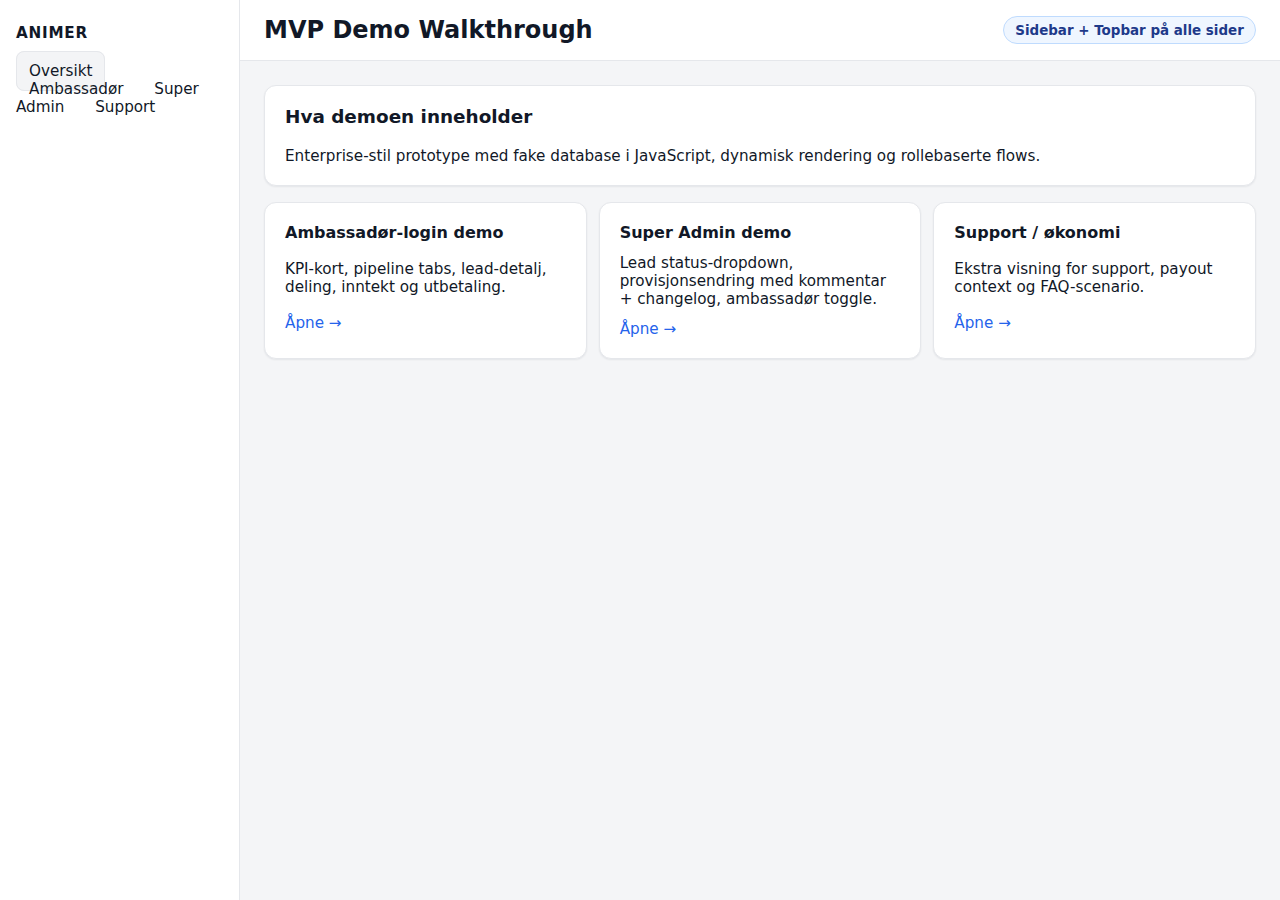
<file: walkthrough/index.html>
<!doctype html>
<html lang="nb">
  <head>
    <meta charset="UTF-8" />
    <meta name="viewport" content="width=device-width, initial-scale=1.0" />
    <title>Animer MVP demo</title>
    <link rel="stylesheet" href="styles.css" />
  </head>
  <body>
    <div class="app-layout">
      <aside class="sidebar">
        <div class="brand">ANIMER</div>
        <nav>
          <a href="index.html" class="active">Oversikt</a>
          <a href="ambassador.html">Ambassadør</a>
          <a href="admin.html">Super Admin</a>
          <a href="payout-support.html">Support</a>
        </nav>
      </aside>
      <div class="content">
        <header class="topbar">
          <h1>MVP Demo Walkthrough</h1>
          <span class="role-pill">Sidebar + Topbar på alle sider</span>
        </header>
        <main class="page">
          <section class="card">
            <h2>Hva demoen inneholder</h2>
            <p>Enterprise-stil prototype med fake database i JavaScript, dynamisk rendering og rollebaserte flows.</p>
          </section>
          <section class="grid">
            <article class="card"><h3>Ambassadør-login demo</h3><p>KPI-kort, pipeline tabs, lead-detalj, deling, inntekt og utbetaling.</p><a href="ambassador.html">Åpne →</a></article>
            <article class="card"><h3>Super Admin demo</h3><p>Lead status-dropdown, provisjonsendring med kommentar + changelog, ambassadør toggle.</p><a href="admin.html">Åpne →</a></article>
            <article class="card"><h3>Support / økonomi</h3><p>Ekstra visning for support, payout context og FAQ-scenario.</p><a href="payout-support.html">Åpne →</a></article>
          </section>
        </main>
      </div>
    </div>
  </body>
</html>
</file>
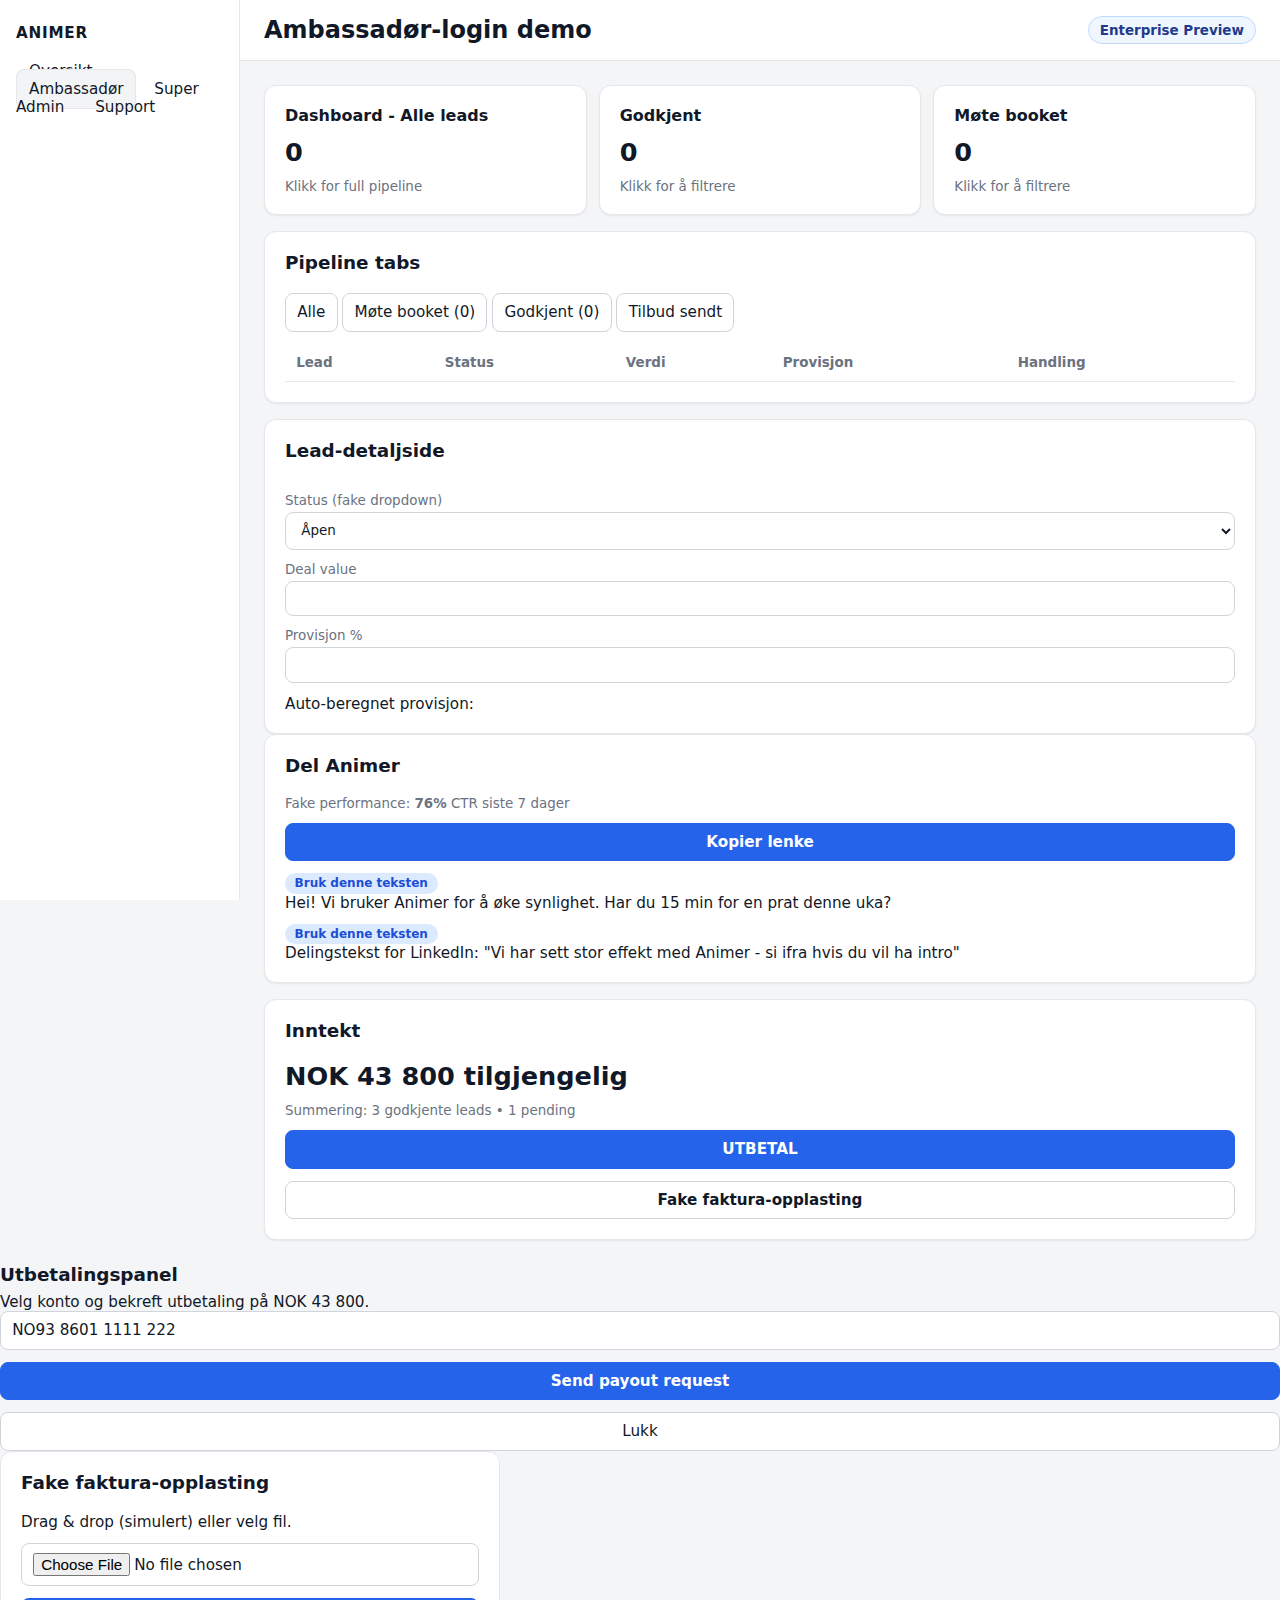
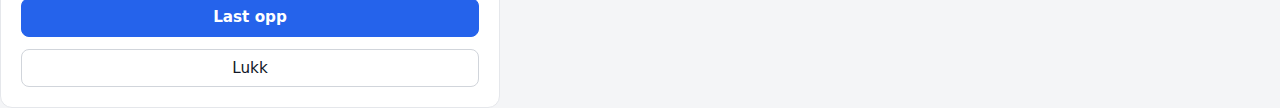
<file: walkthrough/ambassador.html>
<!doctype html>
<html lang="nb">
  <head>
    <meta charset="UTF-8" />
    <meta name="viewport" content="width=device-width, initial-scale=1.0" />
    <title>Ambassadør demo</title>
    <link rel="stylesheet" href="styles.css" />
  </head>
  <body>
    <div class="app-layout">
      <aside class="sidebar">
        <div class="brand">ANIMER</div>
        <nav>
          <a href="index.html">Oversikt</a>
          <a href="ambassador.html" class="active">Ambassadør</a>
          <a href="admin.html">Super Admin</a>
          <a href="payout-support.html">Support</a>
        </nav>
      </aside>
      <div class="content">
        <header class="topbar">
          <h1>Ambassadør-login demo</h1>
          <span class="role-pill">Enterprise Preview</span>
        </header>

        <main class="page">
          <section class="grid">
            <article class="card clickable-kpi active" data-status="Alle">
              <h3>Dashboard - Alle leads</h3>
              <p class="kpi">0</p>
              <p class="muted">Klikk for full pipeline</p>
            </article>
            <article class="card clickable-kpi" data-status="Godkjent">
              <h3>Godkjent</h3>
              <p class="kpi">0</p>
              <p class="muted">Klikk for å filtrere</p>
            </article>
            <article class="card clickable-kpi" data-status="Møte booket">
              <h3>Møte booket</h3>
              <p class="kpi">0</p>
              <p class="muted">Klikk for å filtrere</p>
            </article>
          </section>

          <section class="card">
            <h2>Pipeline tabs</h2>
            <div class="pipeline-tabs">
              <button class="pipeline-tab active" data-status="Alle">Alle</button>
              <button class="pipeline-tab" data-status="Møte booket">Møte booket (<span data-stat="Møte booket">0</span>)</button>
              <button class="pipeline-tab" data-status="Godkjent">Godkjent (<span data-stat="Godkjent">0</span>)</button>
              <button class="pipeline-tab" data-status="Tilbud sendt">Tilbud sendt</button>
            </div>
            <div class="table-wrap">
              <table class="table">
                <thead>
                  <tr><th>Lead</th><th>Status</th><th>Verdi</th><th>Provisjon</th><th>Handling</th></tr>
                </thead>
                <tbody id="leadList"></tbody>
              </table>
            </div>
          </section>

          <section class="split">
            <article class="card">
              <h2>Lead-detaljside</h2>
              <p><strong id="detailCompany"></strong></p>
              <div class="form-grid">
                <label>Status (fake dropdown)
                  <select id="detailStatus">
                    <option>Åpen</option><option>Møte booket</option><option>Tilbud sendt</option><option>Godkjent</option><option>Avslag</option>
                  </select>
                </label>
                <label>Deal value
                  <input id="detailValue" type="number" />
                </label>
                <label>Provisjon %
                  <input id="detailPct" type="number" min="0" max="100" />
                </label>
                <p>Auto-beregnet provisjon: <strong id="detailCommission"></strong></p>
              </div>
            </article>

            <article class="card">
              <h2>Del Animer</h2>
              <p class="muted">Fake performance: <strong>76%</strong> CTR siste 7 dager</p>
              <button id="copyLink" class="btn-primary">Kopier lenke</button>
              <div class="text-template">
                <p><span class="badge info">Bruk denne teksten</span></p>
                <p>Hei! Vi bruker Animer for å øke synlighet. Har du 15 min for en prat denne uka?</p>
              </div>
              <div class="text-template">
                <p><span class="badge info">Bruk denne teksten</span></p>
                <p>Delingstekst for LinkedIn: "Vi har sett stor effekt med Animer - si ifra hvis du vil ha intro"</p>
              </div>
            </article>
          </section>

          <section class="card">
            <h2>Inntekt</h2>
            <p class="kpi">NOK 43 800 tilgjengelig</p>
            <p class="muted">Summering: 3 godkjente leads • 1 pending</p>
            <button id="openPayout" class="btn-primary">UTBETAL</button>
            <button id="openInvoice" class="btn-ghost">Fake faktura-opplasting</button>
          </section>
        </main>
      </div>
    </div>

    <aside class="sidepanel" id="payoutPanel">
      <h2>Utbetalingspanel</h2>
      <p>Velg konto og bekreft utbetaling på NOK 43 800.</p>
      <div class="form-grid">
        <input value="NO93 8601 1111 222" />
        <button class="btn-primary">Send payout request</button>
        <button id="closePayout">Lukk</button>
      </div>
    </aside>

    <section class="modal" id="invoiceModal">
      <h2>Fake faktura-opplasting</h2>
      <p>Drag & drop (simulert) eller velg fil.</p>
      <input type="file" />
      <button class="btn-primary">Last opp</button>
      <button id="closeInvoice">Lukk</button>
    </section>

    <script src="app.js"></script>
  </body>
</html>
</file>
<file: walkthrough/styles.css>
:root {
  --color-bg: #f4f5f7;
  --color-surface: #ffffff;
  --color-surface-muted: #fafafa;
  --color-border: #e5e7eb;
  --color-border-strong: #d1d5db;
  --color-text: #111827;
  --color-text-muted: #6b7280;
  --color-primary: #2563eb;
  --color-primary-hover: #1d4ed8;
  --color-secondary: #f3f4f6;
  --color-success: #15803d;
  --color-warning: #d97706;
  --color-danger: #dc2626;

  --font-family: Inter, ui-sans-serif, system-ui, -apple-system, Segoe UI, Roboto, Arial, sans-serif;
  --fs-h1: 1.5rem;
  --fs-h2: 1.15rem;
  --fs-body: 0.95rem;
  --fs-small: 0.84rem;

  --space-1: 0.25rem;
  --space-2: 0.5rem;
  --space-3: 0.75rem;
  --space-4: 1rem;
  --space-5: 1.25rem;
  --space-6: 1.5rem;

  --radius-sm: 0.5rem;
  --radius-md: 0.75rem;
  --radius-lg: 1rem;
  --shadow-sm: 0 1px 2px rgba(15, 23, 42, 0.07);
}

* { box-sizing: border-box; }

body {
  margin: 0;
  font-family: var(--font-family);
  font-size: var(--fs-body);
  color: var(--color-text);
  background: var(--color-bg);
}

a {
  color: var(--color-primary);
  text-decoration: none;
}

a:hover {
  text-decoration: underline;
}

h1 {
  font-size: var(--fs-h1);
  margin: 0;
}

h2 {
  font-size: var(--fs-h2);
  margin: 0 0 var(--space-2);
}

h3 {
  margin: 0;
  font-size: 1rem;
}

p {
  margin: 0;
}

.app-layout {
  min-height: 100vh;
  display: grid;
  grid-template-columns: 240px 1fr;
}

.sidebar {
  background: var(--color-surface);
  border-right: 1px solid var(--color-border);
  padding: var(--space-6) var(--space-4);
  position: sticky;
  top: 0;
  height: 100vh;
}

.brand {
  font-weight: 700;
  letter-spacing: 0.05em;
  margin-bottom: var(--space-5);
}

.main-nav {
  display: grid;
  gap: var(--space-2);
}

.sidebar a {
  color: var(--color-text);
  border: 1px solid transparent;
  border-radius: var(--radius-sm);
  padding: 0.625rem 0.75rem;
}

.sidebar a.active,
.sidebar a:hover {
  background: var(--color-secondary);
  border-color: var(--color-border);
  text-decoration: none;
}

.content {
  min-width: 0;
  display: flex;
  flex-direction: column;
}

.topbar {
  background: var(--color-surface);
  border-bottom: 1px solid var(--color-border);
  padding: var(--space-4) var(--space-6);
  display: flex;
  align-items: center;
  justify-content: space-between;
  gap: var(--space-3);
  position: sticky;
  top: 0;
  z-index: 3;
}

.topbar-left {
  display: flex;
  align-items: center;
  gap: var(--space-3);
}

.nav-toggle {
  display: none;
  background: var(--color-secondary);
}

.role-pill {
  background: #eff6ff;
  color: #1e3a8a;
  border: 1px solid #bfdbfe;
  border-radius: 999px;
  padding: 0.35rem 0.7rem;
  font-size: var(--fs-small);
  font-weight: 600;
}

.page {
  padding: var(--space-6);
  display: grid;
  gap: var(--space-4);
}

.breadcrumbs {
  display: flex;
  flex-wrap: wrap;
  align-items: center;
  gap: var(--space-2);
  color: var(--color-text-muted);
  font-size: var(--fs-small);
}

.breadcrumbs .current {
  color: var(--color-text);
  font-weight: 600;
}

.card {
  background: var(--color-surface);
  border: 1px solid var(--color-border);
  border-radius: var(--radius-md);
  padding: var(--space-5);
  box-shadow: var(--shadow-sm);
  display: grid;
  gap: var(--space-3);
}

.section-header {
  display: flex;
  justify-content: space-between;
  align-items: center;
  gap: var(--space-2);
}

.muted {
  color: var(--color-text-muted);
  font-size: var(--fs-small);
}

.grid {
  display: grid;
  grid-template-columns: repeat(auto-fit, minmax(180px, 1fr));
  gap: var(--space-3);
}

.kpi {
  font-size: 1.6rem;
  font-weight: 700;
}

button,
select,
input,
textarea {
  font: inherit;
  border: 1px solid var(--color-border-strong);
  border-radius: var(--radius-sm);
  padding: 0.58rem 0.7rem;
  background: var(--color-surface);
  color: var(--color-text);
}

button:focus-visible,
select:focus-visible,
input:focus-visible,
textarea:focus-visible {
  outline: 2px solid #93c5fd;
  outline-offset: 1px;
}

.btn-primary,
.btn-secondary,
.btn-danger,
.btn-ghost {
  cursor: pointer;
  font-weight: 600;
}

.btn-primary {
  background: var(--color-primary);
  border-color: var(--color-primary);
  color: #fff;
}

.btn-primary:hover {
  background: var(--color-primary-hover);
}

.btn-secondary {
  background: var(--color-secondary);
  border-color: var(--color-border);
}

.btn-danger {
  background: #fee2e2;
  color: #7f1d1d;
  border-color: #fecaca;
}

.btn-ghost {
  background: transparent;
}

button:disabled {
  opacity: 0.5;
  cursor: not-allowed;
}

.social-buttons {
  display: flex;
  gap: var(--space-2);
  flex-wrap: wrap;
}

.social-auth-btn {
  background: var(--color-surface);
  border-color: var(--color-border);
}

.form-grid {
  display: grid;
  gap: var(--space-3);
}

label {
  display: grid;
  gap: var(--space-1);
  font-size: var(--fs-small);
  color: var(--color-text-muted);
}

.filters,
.tab-row {
  display: flex;
  flex-wrap: wrap;
  gap: var(--space-2);
}

.tab-btn {
  background: var(--color-secondary);
  border-color: var(--color-border);
}

.tab-btn.active {
  background: #dbeafe;
  border-color: #93c5fd;
  color: #1e3a8a;
}

.table-wrap {
  overflow: auto;
}

.table {
  width: 100%;
  border-collapse: collapse;
  min-width: 620px;
}

.table th,
.table td {
  text-align: left;
  padding: 0.7rem;
  border-bottom: 1px solid var(--color-border);
  vertical-align: middle;
}

.table th {
  color: var(--color-text-muted);
  font-weight: 600;
  font-size: var(--fs-small);
}

.table tr:hover td {
  background: var(--color-surface-muted);
}

.badge {
  display: inline-flex;
  align-items: center;
  border-radius: 999px;
  padding: 0.2rem 0.6rem;
  font-size: 0.75rem;
  font-weight: 700;
}

.badge.ok { background: #dcfce7; color: #166534; }
.badge.pending { background: #fef3c7; color: #92400e; }
.badge.info { background: #dbeafe; color: #1d4ed8; }
.badge.paused { background: #f3f4f6; color: #4b5563; }

.site-footer {
  border-top: 1px solid var(--color-border);
  padding: var(--space-3) var(--space-6);
  color: var(--color-text-muted);
  font-size: var(--fs-small);
  margin-top: auto;
}

.tooltip {
  position: relative;
  border: 0;
  background: transparent;
  color: var(--color-text-muted);
  padding: 0;
  font-size: 0.8rem;
}

.tooltip::after {
  content: attr(data-tooltip);
  position: absolute;
  bottom: calc(100% + 6px);
  left: 50%;
  transform: translateX(-50%);
  background: #111827;
  color: #fff;
  white-space: nowrap;
  border-radius: 6px;
  padding: 0.3rem 0.5rem;
  font-size: 0.72rem;
  opacity: 0;
  pointer-events: none;
  transition: opacity 0.15s;
}

.tooltip:hover::after,
.tooltip:focus-visible::after {
  opacity: 1;
}

.empty-state {
  border: 1px dashed var(--color-border-strong);
  border-radius: var(--radius-sm);
  padding: var(--space-5);
  text-align: center;
  color: var(--color-text-muted);
  background: var(--color-surface-muted);
}

.modal-backdrop {
  position: fixed;
  inset: 0;
  background: rgba(17, 24, 39, 0.45);
  display: none;
  align-items: center;
  justify-content: center;
  padding: var(--space-4);
  z-index: 20;
}

.modal-backdrop.open {
  display: flex;
}

.modal {
  width: min(500px, 100%);
  background: var(--color-surface);
  border: 1px solid var(--color-border);
  border-radius: var(--radius-md);
  padding: var(--space-5);
  display: grid;
  gap: var(--space-3);
}

.row-actions {
  display: flex;
  gap: var(--space-2);
  justify-content: flex-end;
}

@media (max-width: 960px) {
  .app-layout { grid-template-columns: 1fr; }

  .sidebar {
    display: none;
    position: fixed;
    top: 64px;
    left: 0;
    right: 0;
    z-index: 8;
    height: auto;
    border-right: 0;
    border-bottom: 1px solid var(--color-border);
  }

  .sidebar.open { display: block; }

  .nav-toggle { display: inline-block; }

  .page,
  .topbar,
  .site-footer { padding-inline: var(--space-4); }

  .role-pill { display: none; }
}
</file>
